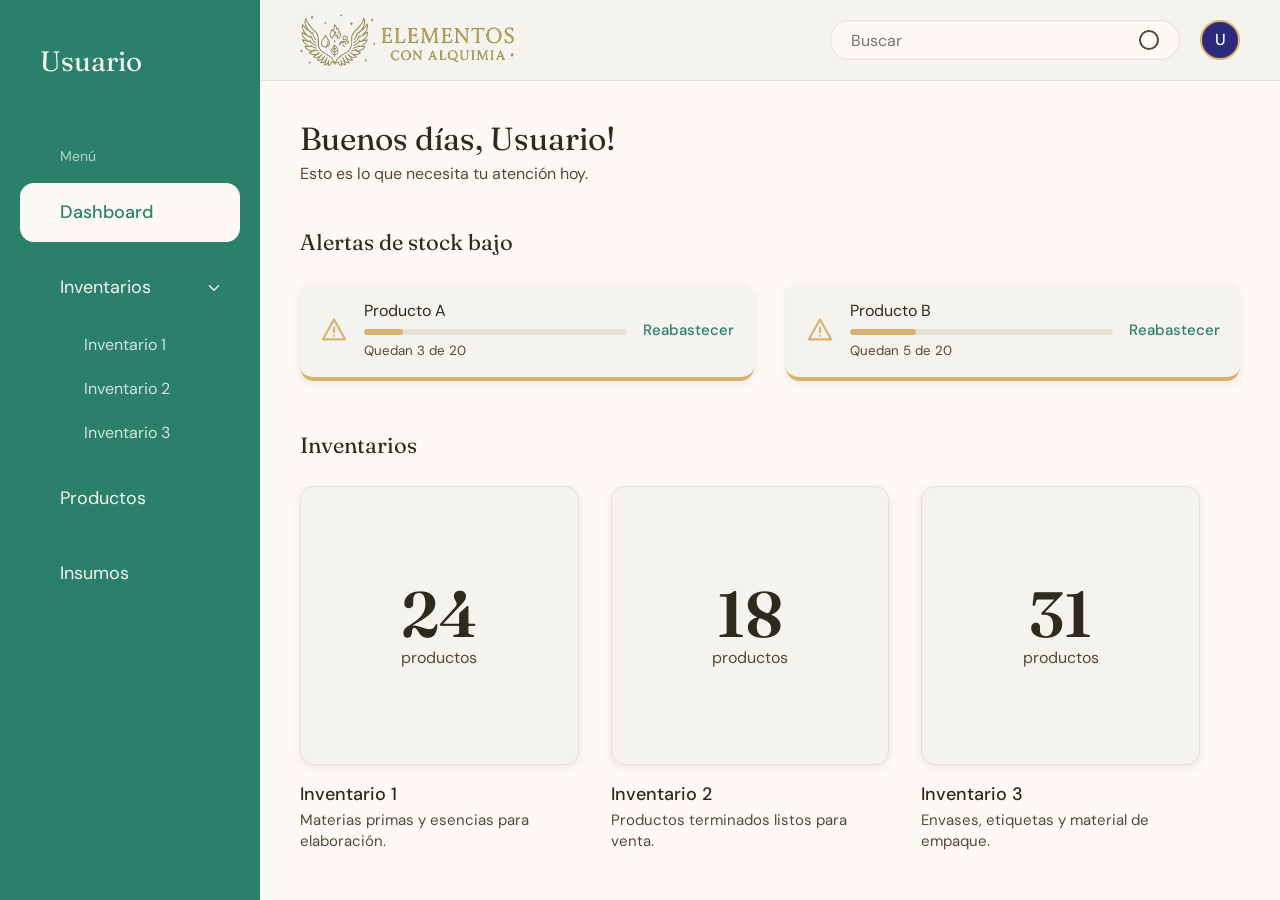
<file: index.html>
<!DOCTYPE html>
<html lang="es">
<head>
    <meta charset="UTF-8">
    <meta name="viewport" content="width=device-width, initial-scale=1.0">
    <title>Dashboard - Elementos con alquimia</title>
    <link rel="preconnect" href="https://fonts.googleapis.com">
    <link href="https://fonts.googleapis.com/css2?family=DM+Sans:wght@400;500&family=Fraunces:wght@400;600&display=swap" rel="stylesheet">
    <link rel="stylesheet" href="shared.css">

    <style>
        /* ===== Estilos propios de esta pantalla (el resto está en shared.css) ===== */

        button {
            cursor: pointer;
        }

        .greeting {
            font-family: 'Fraunces', Georgia, serif;
            font-size: 32px;
            font-weight: 400;
            line-height: 1.2;
        }

        .greeting-sub {
            color: var(--text-soft);
            margin: 4px 0 40px;
        }

        .section-title {
            font-family: 'Fraunces', Georgia, serif;
            font-size: 22px;
            font-weight: 400;
            margin-bottom: 24px;
        }

        /* ===== Alertas de stock bajo ===== */
        .alerts-grid {
            display: grid;
            grid-template-columns: repeat(2, 1fr);
            gap: 32px;
            margin-bottom: 48px;
        }

        .alert-card {
            background-color: var(--card);
            border-bottom: 4px solid var(--gold);
            border-radius: var(--radius);
            box-shadow: var(--shadow);
            min-height: 90px;
            width: 100%;
            padding: 16px 20px;
            display: flex;
            align-items: center;
            gap: 16px;
        }

        .alert-icon {
            width: 28px;
            height: 28px;
            flex-shrink: 0;
            color: var(--gold);
        }

        .alert-info {
            flex-grow: 1;
            display: flex;
            flex-direction: column;
            gap: 6px;
        }

        .alert-info small {
            color: var(--text-soft);
        }

        .alert-action {
            color: var(--green);
            font-weight: 500;
            font-size: 15px;
        }

        .alert-action:hover {
            text-decoration: underline;
        }

        .stock-bar {
            height: 6px;
            border-radius: 6px;
            background-color: var(--card-border);
            overflow: hidden;
        }

        .stock-bar span {
            display: block;
            height: 100%;
            border-radius: 6px;
            background-color: var(--green);
        }

        .stock-bar span.warn {
            background-color: var(--gold);
        }

        .inventory-item {
            display: flex;
            flex-direction: column;
            gap: 16px;
            outline: none;
        }

        /* Hover tipo seleccion*/
        .inventory-item:hover .inventory-card {
            background-color: var(--card-hover);
            border-color: var(--gold);
            box-shadow: 0 0 0 3px var(--gold);
            color: #d8b26e;
        }

        .empty {
            grid-column: 1 / -1;
            color: var(--text-soft);
        }

        /* ===== Movil o tablet ===== */
        @media (max-width: 900px) {
            .alerts-grid {
                grid-template-columns: 1fr;
            }
        }
    </style>
</head>
<body>

    <main class="content">
        <h2 class="greeting" id="saludo">Buenas tardes, Usuario!</h2>
        <p class="greeting-sub">Esto es lo que necesita tu atención hoy.</p>

        <h2 class="section-title">Alertas de stock bajo</h2>
        <div class="alerts-grid">
            <div class="alert-card">
                <svg class="alert-icon icon" viewBox="0 0 24 24"><path d="M12 3 2.5 20h19L12 3z"/><path d="M12 10v4M12 17v.01"/></svg>
                <div class="alert-info">
                    <span>Producto A</span>
                    <div class="stock-bar"><span class="warn" style="width: 15%"></span></div>
                    <small>Quedan 3 de 20</small>
                </div>
                <a href="productos.html" class="alert-action">Reabastecer</a>
            </div>
            <div class="alert-card">
                <svg class="alert-icon icon" viewBox="0 0 24 24"><path d="M12 3 2.5 20h19L12 3z"/><path d="M12 10v4M12 17v.01"/></svg>
                <div class="alert-info">
                    <span>Producto B</span>
                    <div class="stock-bar"><span class="warn" style="width: 25%"></span></div>
                    <small>Quedan 5 de 20</small>
                </div>
                <a href="productos.html" class="alert-action">Reabastecer</a>
            </div>
        </div>

        <h2 class="section-title">Inventarios</h2>
        <div class="inventories-grid" id="grid"></div>
    </main>

    <script src="shared.js"></script>
    <script>
        montarLayout({ activo: 'dashboard' });

        // Saludo según la hora del día
        const h = new Date().getHours();
        const saludo = h < 12 ? 'Buenos días' : h < 19 ? 'Buenas tardes' : 'Buenas noches';
        document.getElementById('saludo').textContent = saludo + ', Usuario!';

        // Solo se muestran los inventarios activos (los dados de baja no aparecen aquí)
        const activos = inventarios.filter(i => !i.baja);
        document.getElementById('grid').innerHTML = activos.length
            ? activos.map(i => cardHTML(i, 'a')).join('')
            : '<p class="empty">Aún no tienes inventarios activos. <a href="inventarios.html" class="link">Ir a Inventarios</a></p>';
    </script>

</body>
</html>
</file>
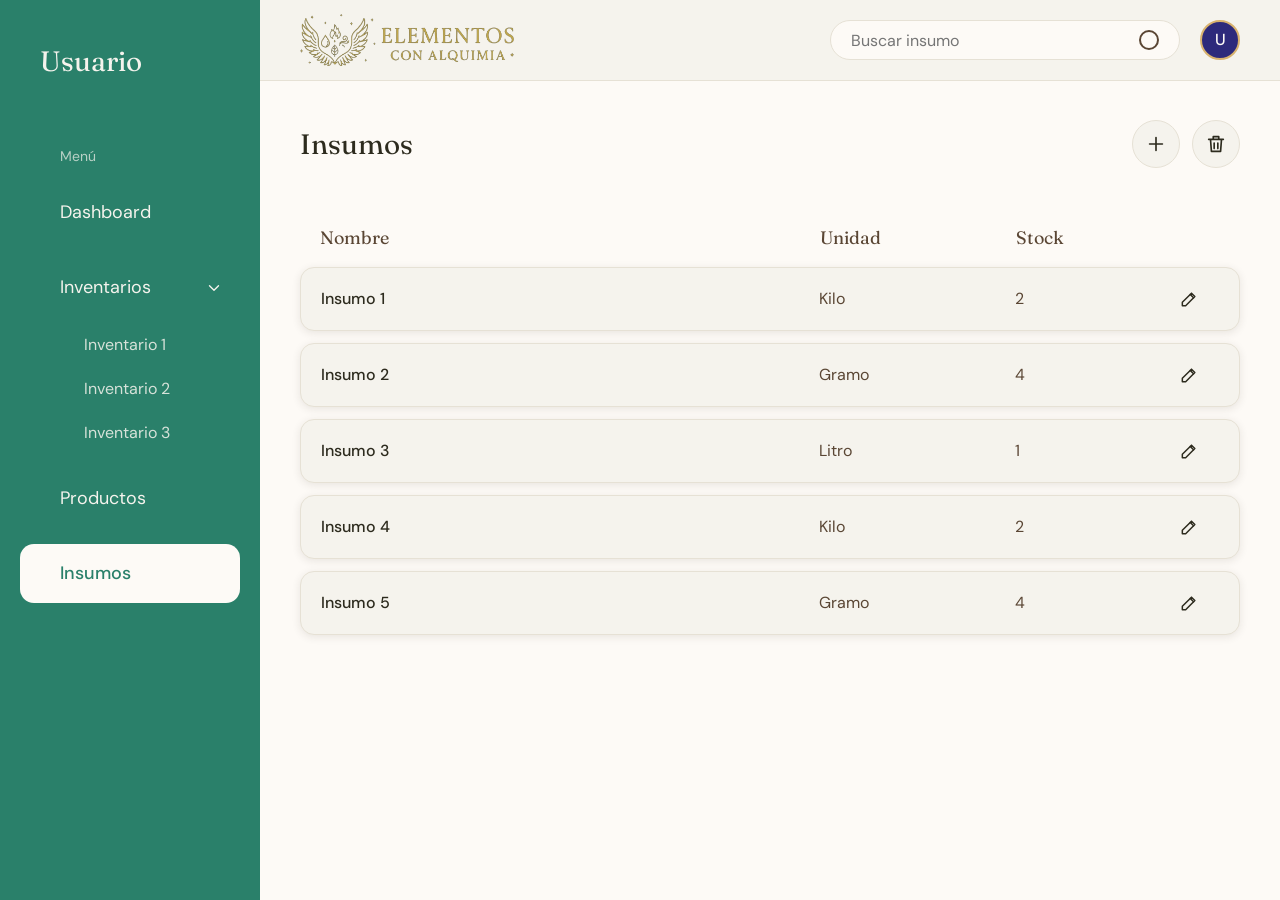
<file: insumos.html>
<!DOCTYPE html>
<html lang="es">
<head>
    <meta charset="UTF-8">
    <meta name="viewport" content="width=device-width, initial-scale=1.0">
    <title>Insumos - Elementos con alquimia</title>
    <link rel="preconnect" href="https://fonts.googleapis.com">
    <link href="https://fonts.googleapis.com/css2?family=DM+Sans:wght@400;500&family=Fraunces:wght@400;600&display=swap" rel="stylesheet">
    <link rel="stylesheet" href="shared.css">

    <style>
        /* ===== Estilos propios de esta pantalla (el resto está en shared.css) ===== */

        .hint {
            margin-bottom: 24px;
        }

        /* ===== Tabla de insumos ===== */
        .insumos-table {
            max-width: 1100px;
            display: flex;
            flex-direction: column;
            gap: 12px;
        }

        .insumo-head,
        .insumo-row {
            display: grid;
            grid-template-columns: 1fr 180px 140px 48px;
            align-items: center;
            gap: 16px;
            padding: 0 20px;
        }

        .insumo-head {
            color: var(--text-soft);
            font-family: 'Fraunces', Georgia, serif;
            font-size: 18px;
            padding-bottom: 4px;
        }

        .insumo-row {
            min-height: 64px;
            background-color: var(--card);
            border: 1px solid var(--card-border);
            border-radius: var(--radius);
            box-shadow: var(--shadow);
            transition: box-shadow .2s ease, background-color .2s ease, border-color .2s ease;
        }

        /* Hover tipo selección */
        .insumo-row:hover {
            background-color: var(--card-hover);
            border-color: var(--gold);
            box-shadow: 0 0 0 3px var(--gold);
        }

        .insumo-name {
            font-weight: 500;
            overflow-wrap: anywhere;
        }

        .insumo-name .badge {
            margin-left: 12px;
        }

        .insumo-unidad,
        .insumo-stock {
            color: var(--text-soft);
        }

        /* ===== Modo baja ===== */
        .baja-mode .insumo-row:not(.is-baja) {
            border-style: dashed;
            border-color: var(--text-soft);
        }

        .baja-mode .insumo-row {
            cursor: pointer;
        }

        .insumo-row.is-baja {
            opacity: .6;
            background-color: #cdc7b6;
            border-color: #b8b19c;
        }

        .empty {
            padding: 0 20px;
        }

        @media (max-width: 900px) {
            .insumo-head,
            .insumo-row {
                grid-template-columns: 1fr 110px 90px 40px;
                gap: 8px;
                padding: 0 12px;
            }
        }

        @media (max-width: 560px) {
            .insumo-name .badge {
                display: block;
                width: fit-content;
                margin: 4px 0 0;
            }
        }
    </style>
</head>
<body>

    <main class="content">
        <div class="page-header">
            <h2 class="section-title">Insumos</h2>
            <div class="header-actions">
                <button class="round-btn" id="btn-agregar" aria-label="Agregar insumo" title="Agregar insumo">
                    <svg class="icon" viewBox="0 0 24 24"><path d="M12 5v14M5 12h14"/></svg>
                </button>
                <button class="round-btn" id="btn-baja" aria-label="Dar de baja insumos" aria-pressed="false" title="Dar de baja insumos">
                    <svg class="icon" viewBox="0 0 24 24"><path d="M4 7h16M10 11v6M14 11v6M6 7l1 13h10l1-13M9 7V4h6v3"/></svg>
                </button>
            </div>
        </div>
        <p class="hint" id="hint"></p>

        <div class="insumos-table" id="tabla" role="table" aria-label="Insumos generales">
            <div class="insumo-head" role="row">
                <span role="columnheader">Nombre</span>
                <span role="columnheader">Unidad</span>
                <span role="columnheader">Stock</span>
                <span role="columnheader"></span>
            </div>
            <div id="filas" style="display: contents"></div>
        </div>
    </main>

    <dialog id="dlg">
        <form method="dialog" id="form-insumo">
            <h3 id="dlg-titulo">Nuevo insumo</h3>
            <label for="nombre">Nombre</label>
            <input id="nombre" type="text" maxlength="40" required autocomplete="off">
            <div class="field-row">
                <div>
                    <label for="unidad">Unidad</label>
                    <select id="unidad" required></select>
                </div>
                <div>
                    <label for="stock">Stock</label>
                    <input id="stock" type="number" min="0" step="any" required>
                </div>
            </div>
            <div class="dialog-actions">
                <button type="button" class="btn" id="cancelar">Cancelar</button>
                <button type="submit" class="btn btn-primary" id="dlg-guardar">Crear insumo</button>
            </div>
        </form>
    </dialog>

    <script src="shared.js"></script>
    <script>
        montarLayout({ activo: 'insumos', buscar: 'Buscar insumo' });

        // ===== Pantalla de insumos generales =====
        const KEY_INS = 'eca_insumos_v1';
        const SEED_INS = [
            { id: 1, nombre: 'Insumo 1', unidad: 'Kilo', stock: 2, baja: false },
            { id: 2, nombre: 'Insumo 2', unidad: 'Gramo', stock: 4, baja: false },
            { id: 3, nombre: 'Insumo 3', unidad: 'Litro', stock: 1, baja: false },
            { id: 4, nombre: 'Insumo 4', unidad: 'Kilo', stock: 2, baja: false },
            { id: 5, nombre: 'Insumo 5', unidad: 'Gramo', stock: 4, baja: false }
        ];
        let insumos = cargar(KEY_INS, SEED_INS);

        function guardarInsumos() {
            try { localStorage.setItem(KEY_INS, JSON.stringify(insumos)); } catch (e) {}
        }

        const UNIDADES = ['Kilo', 'Gramo', 'Litro', 'Mililitro', 'Pieza'];   // agrega las que necesites
        let modoBaja = false;
        let filtro = '';
        let editandoId = null;      // null = creando un insumo nuevo

        const filas = document.getElementById('filas');
        const tabla = document.getElementById('tabla');
        const hint = document.getElementById('hint');
        const btnBaja = document.getElementById('btn-baja');
        const dlg = document.getElementById('dlg');
        const selUnidad = document.getElementById('unidad');

        selUnidad.innerHTML = UNIDADES.map(u => `<option>${u}</option>`).join('');

        const iconoEditar = '<svg class="icon" viewBox="0 0 24 24"><path d="M4 20h4L19 9l-4-4L4 16v4z"/><path d="m13.5 6.5 4 4"/></svg>';
        const formatoStock = n => Number(n).toLocaleString('es-MX', { maximumFractionDigits: 2 });

        function filaHTML(i) {
            return `
                <div class="insumo-row${i.baja ? ' is-baja' : ''}" role="row" data-id="${i.id}">
                    <span class="insumo-name" role="cell">${esc(i.nombre)}${i.baja ? '<span class="badge">De baja</span>' : ''}</span>
                    <span class="insumo-unidad" role="cell">${esc(i.unidad)}</span>
                    <span class="insumo-stock" role="cell">${formatoStock(i.stock)}</span>
                    <span role="cell"><button class="edit-btn" aria-label="Editar ${esc(i.nombre)}" title="Editar">${iconoEditar}</button></span>
                </div>`;
        }

        function render() {
            tabla.classList.toggle('baja-mode', modoBaja);
            btnBaja.classList.toggle('active', modoBaja);
            btnBaja.setAttribute('aria-pressed', modoBaja);
            hint.textContent = modoBaja
                ? 'Modo baja: toca un insumo para darlo de baja. Si ya está de baja, tócalo para restablecerlo.'
                : '';

            const q = filtro.toLowerCase();
            let lista = insumos.filter(i => i.nombre.toLowerCase().includes(q));
            lista.sort((a, b) => a.nombre.localeCompare(b.nombre, 'es', { numeric: true }));
            lista = [...lista.filter(i => !i.baja), ...lista.filter(i => i.baja)]; // los de baja al final

            if (!lista.length) {
                filas.innerHTML = filtro
                    ? `<p class="empty">Ningún insumo coincide con "${esc(filtro)}".</p>`
                    : '<p class="empty">Aún no tienes insumos. Toca + para crear el primero.</p>';
            } else {
                filas.innerHTML = lista.map(filaHTML).join('');
            }
        }

        function actualizar() {
            guardarInsumos();
            render();
        }

        // Sin insumo = crear uno nuevo; con insumo = editarlo
        function abrirDialogo(i) {
            editandoId = i ? i.id : null;
            document.getElementById('form-insumo').reset();
            document.getElementById('dlg-titulo').textContent = i ? 'Editar insumo' : 'Nuevo insumo';
            document.getElementById('dlg-guardar').textContent = i ? 'Guardar cambios' : 'Crear insumo';
            if (i) {
                document.getElementById('nombre').value = i.nombre;
                if (!UNIDADES.includes(i.unidad)) selUnidad.add(new Option(i.unidad));
                selUnidad.value = i.unidad;
                document.getElementById('stock').value = i.stock;
            }
            dlg.showModal();
            document.getElementById('nombre').focus();
        }

        function darDeBaja(i) {
            i.baja = true;
            actualizar();
            toast('"' + i.nombre + '" se dio de baja.', () => { i.baja = false; actualizar(); });
        }

        function restablecer(i) {
            confirmar(
                '¿Restablecer este insumo?',
                '"' + i.nombre + '" volverá a estar activo.',
                'Restablecer',
                () => { i.baja = false; actualizar(); }
            );
        }

        filas.addEventListener('click', e => {
            const fila = e.target.closest('.insumo-row');
            if (!fila) return;
            const i = insumos.find(x => x.id === Number(fila.dataset.id));

            // En modo baja (o si ya está de baja) toda la fila responde
            if (i.baja || modoBaja) return i.baja ? restablecer(i) : darDeBaja(i);
            if (e.target.closest('.edit-btn')) abrirDialogo(i);
        });

        document.getElementById('btn-agregar').addEventListener('click', () => abrirDialogo());
        btnBaja.addEventListener('click', () => { modoBaja = !modoBaja; render(); });
        document.getElementById('cancelar').addEventListener('click', () => dlg.close());
        document.getElementById('buscar').addEventListener('input', e => { filtro = e.target.value.trim(); render(); });

        document.getElementById('form-insumo').addEventListener('submit', () => {
            const datos = {
                nombre: document.getElementById('nombre').value.trim(),
                unidad: selUnidad.value,
                stock: parseFloat(document.getElementById('stock').value)
            };
            if (!datos.nombre) return;

            if (editandoId !== null) {
                Object.assign(insumos.find(x => x.id === editandoId), datos);
            } else {
                const id = Math.max(0, ...insumos.map(x => x.id)) + 1;
                insumos.push({ id, ...datos, baja: false });
            }
            actualizar();
        });

        render();
    </script>

</body>
</html>
</file>
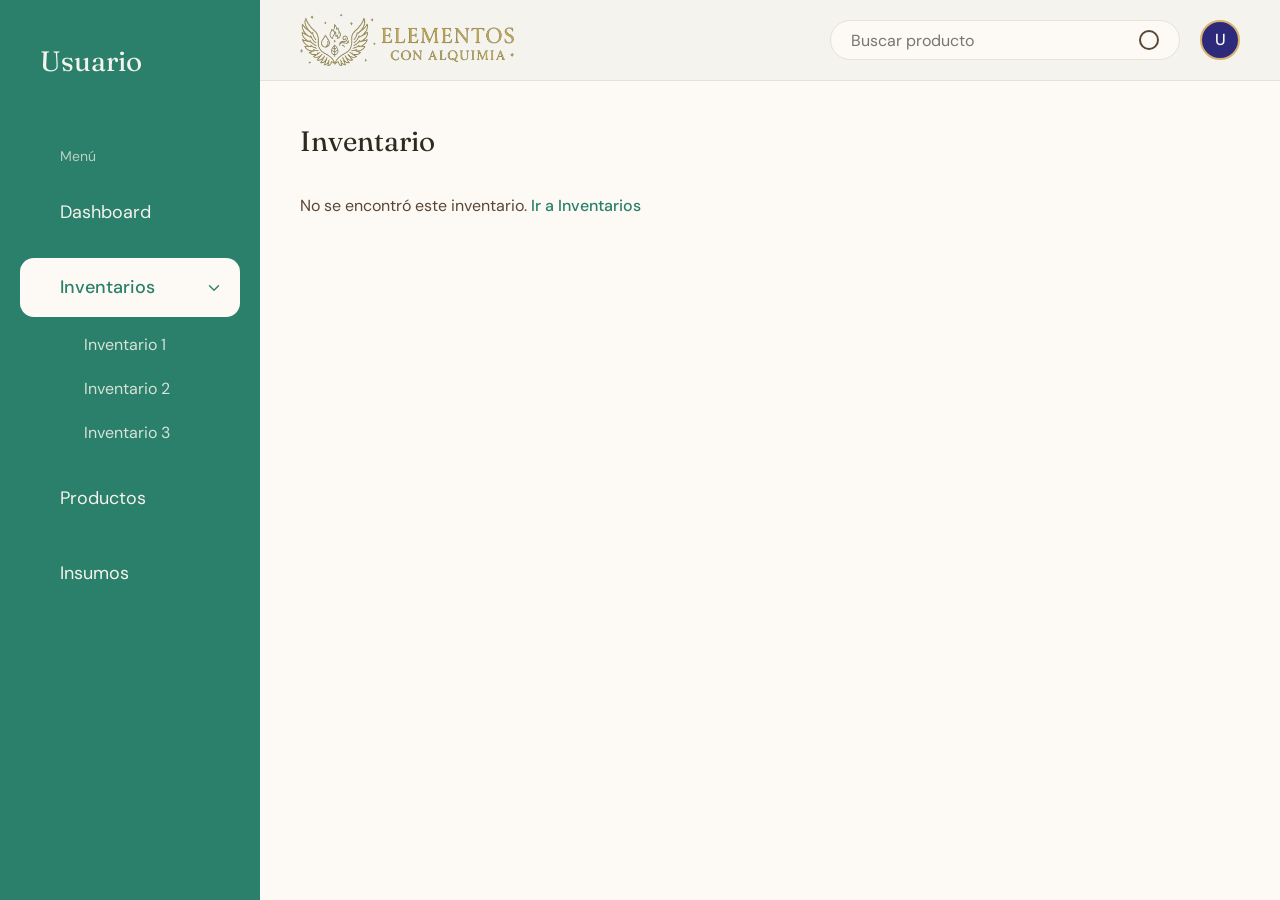
<file: inventario.html>
<!DOCTYPE html>
<html lang="es">
<head>
    <meta charset="UTF-8">
    <meta name="viewport" content="width=device-width, initial-scale=1.0">
    <title>Inventario - Elementos con alquimia</title>
    <link rel="preconnect" href="https://fonts.googleapis.com">
    <link href="https://fonts.googleapis.com/css2?family=DM+Sans:wght@400;500&family=Fraunces:wght@400;600&display=swap" rel="stylesheet">
    <link rel="stylesheet" href="shared.css">

    <style>
        /* ===== Estilos propios de esta pantalla (el resto está en shared.css) ===== */

        .inv-title {
            margin-bottom: 32px;
        }

        .sub-title {
            font-family: 'Fraunces', Georgia, serif;
            font-size: 22px;
            font-weight: 400;
        }
    </style>
</head>
<body>

    <main class="content">
        <h2 class="section-title inv-title" id="titulo">Inventario</h2>

        <p class="empty" id="no-encontrado" hidden>
            No se encontró este inventario. <a href="inventarios.html" class="link">Ir a Inventarios</a>
        </p>

        <section id="vista">
            <div class="page-header">
                <h3 class="sub-title">Productos</h3>
                <div class="header-actions">
                    <button class="round-btn" id="btn-agregar" aria-label="Agregar producto" title="Agregar producto">
                        <svg class="icon" viewBox="0 0 24 24"><path d="M12 5v14M5 12h14"/></svg>
                    </button>
                    <button class="round-btn" id="btn-baja" aria-label="Dar de baja productos" aria-pressed="false" title="Dar de baja productos">
                        <svg class="icon" viewBox="0 0 24 24"><path d="M4 7h16M10 11v6M14 11v6M6 7l1 13h10l1-13M9 7V4h6v3"/></svg>
                    </button>
                </div>
            </div>
            <p class="hint" id="hint"></p>

            <div class="products-grid" id="grid"></div>
        </section>
    </main>

    <dialog id="dlg">
        <form method="dialog" id="form-producto">
            <h3 id="dlg-titulo">Nuevo producto</h3>
            <label for="nombre">Nombre</label>
            <input id="nombre" type="text" maxlength="40" required autocomplete="off">
            <div class="field-row">
                <div>
                    <label for="precio">Precio (MXN)</label>
                    <input id="precio" type="number" min="0" step="0.01" required>
                </div>
                <div>
                    <label for="stock">Stock</label>
                    <input id="stock" type="number" min="0" step="1" required>
                </div>
            </div>
            <div class="dialog-actions">
                <button type="button" class="btn" id="cancelar">Cancelar</button>
                <button type="submit" class="btn btn-primary" id="dlg-guardar">Crear producto</button>
            </div>
        </form>
    </dialog>

    <script src="shared.js"></script>
    <script>
        // El inventario se abre con inventario.html?id=1
        const invId = Number(new URLSearchParams(location.search).get('id'));
        montarLayout({ activo: 'inventarios', buscar: 'Buscar producto', inventario: invId });

        const inv = inventarios.find(i => i.id === invId);

        if (!inv) {
            document.getElementById('titulo').textContent = 'Inventario';
            document.getElementById('vista').hidden = true;
            document.getElementById('no-encontrado').hidden = false;
        } else {
            iniciar();
        }

        function iniciar() {
            document.getElementById('titulo').textContent = inv.nombre;
            document.title = inv.nombre + ' - Elementos con alquimia';

            // Los productos que no tienen "inventarioId" (los creados en Productos) se muestran en este inventario
            const INV_POR_DEFECTO = 1;
            const pertenece = p => (p.inventarioId ?? INV_POR_DEFECTO) === inv.id;

            let productos = cargar(LS_PRODUCTOS, SEMILLA_PRODUCTOS);

            const STOCK_BAJO = 5;       // a partir de este número se marca "(bajo)"
            let modoBaja = false;
            let filtro = '';
            let editandoId = null;      // null = creando un producto nuevo

            const grid = document.getElementById('grid');
            const hint = document.getElementById('hint');
            const btnBaja = document.getElementById('btn-baja');
            const dlg = document.getElementById('dlg');

            const iconoProducto = '<svg class="icon" viewBox="0 0 24 24"><path d="M9 3h6M10 3v6l-5 10a2 2 0 0 0 1.8 3h10.4A2 2 0 0 0 19 19l-5-10V3"/><path d="M7.5 15h9"/></svg>';
            const iconoEditar = '<svg class="icon" viewBox="0 0 24 24"><path d="M4 20h4L19 9l-4-4L4 16v4z"/><path d="m13.5 6.5 4 4"/></svg>';

            const tarjetaNueva = `
                <button class="new-card" id="card-nuevo" aria-label="Nuevo producto">
                    <div class="new-circle"><svg class="icon" viewBox="0 0 24 24"><path d="M12 5v14M5 12h14"/></svg></div>
                </button>`;

            const formatoPrecio = p => '$' + Number(p).toLocaleString('es-MX', {
                minimumFractionDigits: p % 1 === 0 ? 0 : 2,
                maximumFractionDigits: 2
            }) + ' MXN';

            function cardProductoHTML(p) {
                const bajo = p.stock <= STOCK_BAJO;
                return `
                    <div class="product-card${p.baja ? ' is-baja' : ''}" data-id="${p.id}">
                        <div class="product-img">
                            ${p.baja ? '<span class="badge">De baja</span>' : ''}
                            ${iconoProducto}
                        </div>
                        <div class="product-info">
                            <div class="product-top">
                                <span class="product-name">${esc(p.nombre)}</span>
                                <button class="edit-btn" aria-label="Editar ${esc(p.nombre)}" title="Editar">${iconoEditar}</button>
                            </div>
                            <span class="product-price">${formatoPrecio(p.precio)}</span>
                            <span class="product-stock${bajo ? ' low' : ''}">Stock: ${p.stock}${bajo ? ' (bajo)' : ''}</span>
                            <a class="btn-insumos" href="producto-insumos.html?id=${p.id}">Insumos</a>
                        </div>
                    </div>`;
            }

            function render() {
                grid.classList.toggle('baja-mode', modoBaja);
                btnBaja.classList.toggle('active', modoBaja);
                btnBaja.setAttribute('aria-pressed', modoBaja);
                hint.textContent = modoBaja
                    ? 'Modo baja: toca un producto para darlo de baja. Si ya está de baja, tócalo para restablecerlo.'
                    : '';

                const q = filtro.toLowerCase();
                let lista = productos.filter(p => pertenece(p) && p.nombre.toLowerCase().includes(q));
                lista.sort((a, b) => a.nombre.localeCompare(b.nombre, 'es', { numeric: true }));
                lista = [...lista.filter(p => !p.baja), ...lista.filter(p => p.baja)]; // los de baja al final

                let vacio = '';
                if (!lista.length) {
                    vacio = filtro
                        ? `<p class="empty">Ningún producto coincide con "${esc(filtro)}".</p>`
                        : '<p class="empty">Este inventario aún no tiene productos. Crea el primero.</p>';
                }
                grid.innerHTML = vacio + lista.map(cardProductoHTML).join('') + tarjetaNueva;
            }

            function actualizar() {
                guardarLS(LS_PRODUCTOS, productos);
                // Mantiene al día el número de productos que se ve en las cards de Inventarios y Dashboard
                inv.productos = productos.filter(p => pertenece(p) && !p.baja).length;
                guardar();
                render();
            }

            // Sin producto = crear uno nuevo; con producto = editarlo
            function abrirDialogo(p) {
                editandoId = p ? p.id : null;
                document.getElementById('form-producto').reset();
                document.getElementById('dlg-titulo').textContent = p ? 'Editar producto' : 'Nuevo producto';
                document.getElementById('dlg-guardar').textContent = p ? 'Guardar cambios' : 'Crear producto';
                if (p) {
                    document.getElementById('nombre').value = p.nombre;
                    document.getElementById('precio').value = p.precio;
                    document.getElementById('stock').value = p.stock;
                }
                dlg.showModal();
                document.getElementById('nombre').focus();
            }

            function darDeBaja(p) {
                p.baja = true;
                actualizar();
                toast('"' + p.nombre + '" se dio de baja.', () => { p.baja = false; actualizar(); });
            }

            function restablecer(p) {
                confirmar(
                    '¿Restablecer este producto?',
                    '"' + p.nombre + '" volverá a estar activo.',
                    'Restablecer',
                    () => { p.baja = false; actualizar(); }
                );
            }

            grid.addEventListener('click', e => {
                if (e.target.closest('#card-nuevo')) return abrirDialogo();

                const card = e.target.closest('.product-card');
                if (!card) return;
                const p = productos.find(x => x.id === Number(card.dataset.id));

                // En modo baja (o si ya está de baja) toda la card responde y los enlaces no navegan
                if (p.baja || modoBaja) {
                    e.preventDefault();
                    return p.baja ? restablecer(p) : darDeBaja(p);
                }
                if (e.target.closest('.edit-btn')) abrirDialogo(p);
            });

            document.getElementById('btn-agregar').addEventListener('click', () => abrirDialogo());
            btnBaja.addEventListener('click', () => { modoBaja = !modoBaja; render(); });
            document.getElementById('cancelar').addEventListener('click', () => dlg.close());
            document.getElementById('buscar').addEventListener('input', e => { filtro = e.target.value.trim(); render(); });

            document.getElementById('form-producto').addEventListener('submit', () => {
                const datos = {
                    nombre: document.getElementById('nombre').value.trim(),
                    precio: parseFloat(document.getElementById('precio').value),
                    stock: parseInt(document.getElementById('stock').value, 10)
                };
                if (!datos.nombre) return;

                if (editandoId !== null) {
                    Object.assign(productos.find(x => x.id === editandoId), datos);
                } else {
                    const id = Math.max(0, ...productos.map(x => x.id)) + 1;
                    productos.push({ id, ...datos, inventarioId: inv.id, baja: false });
                }
                actualizar();
            });

            render();
        }
    </script>

</body>
</html>
</file>
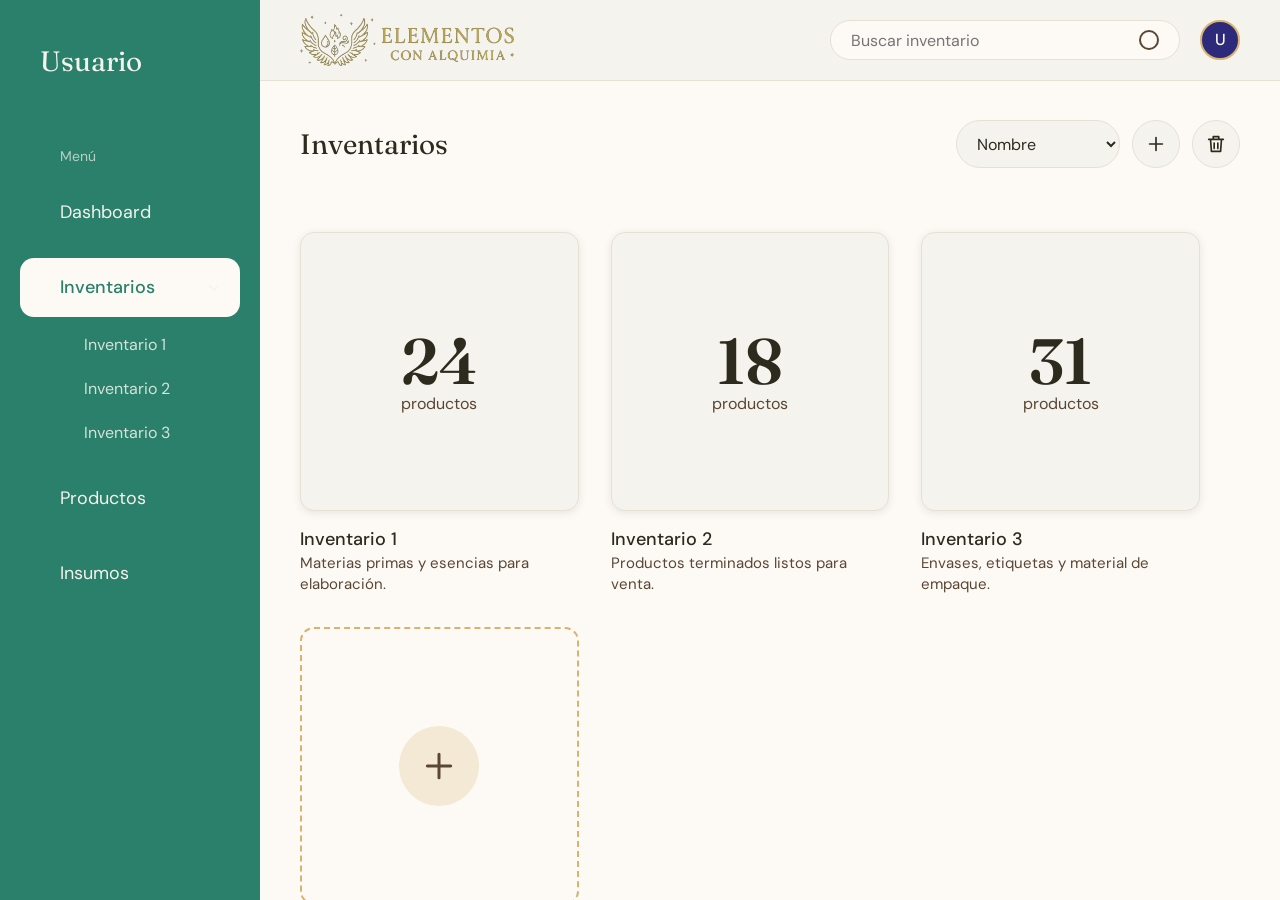
<file: inventarios.html>
<!DOCTYPE html>
<html lang="es">
<head>
    <meta charset="UTF-8">
    <meta name="viewport" content="width=device-width, initial-scale=1.0">
    <title>Inventarios - Elementos con alquimia</title>
    <link rel="preconnect" href="https://fonts.googleapis.com">
    <link href="https://fonts.googleapis.com/css2?family=DM+Sans:wght@400;500&family=Fraunces:wght@400;600&display=swap" rel="stylesheet">
    <link rel="stylesheet" href="shared.css">

    <style>
        /* ===== Estilos propios de esta pantalla (el resto está en shared.css) ===== */

        button,
        select,
        input,
        textarea {
            font-family: inherit;
            font-size: inherit;
            color: inherit;
        }

        button {
            cursor: pointer;
        }

        .nav-item.active + .nav-toggle {
            color: var(--active-text);
        }

        .section-title {
            font-family: 'Fraunces', Georgia, serif;
            font-size: 28px;
            font-weight: 400;
        }

        .select {
            height: 48px;
            padding: 0 16px;
            border-radius: 30px;
            border: 1px solid var(--card-border);
            background-color: var(--card);
        }

        .hint {
            color: var(--text-soft);
            min-height: 24px;
            margin-bottom: 32px;
        }

        .inventory-item {
            display: flex;
            flex-direction: column;
            gap: 16px;
            text-align: left;
            background: none;
            border: none;
            outline: none;
        }

        /* Hover tipo seleccion */
        .inventory-item:hover .inventory-card {
            background-color: var(--card-hover);
            border-color: var(--gold);
            box-shadow: 0 0 0 3px var(--gold);
            color: var(--gold);
        }

        /* ===== Modo baja ===== */
        .baja-mode .inventory-item:not(.is-baja):not(.new-card) .inventory-card {
            border-style: dashed;
            border-color: var(--text-soft);
        }

        .is-baja {
            opacity: .6;
        }

        .is-baja .inventory-card {
            background-color: #cdc7b6;
            border-color: #b8b19c;
        }

        .is-baja .card-number,
        .is-baja .card-label {
            color: var(--text);
        }

        .badge {
            position: absolute;
            top: 14px;
            left: 14px;
            padding: 2px 12px;
            border-radius: 30px;
            background-color: var(--dark);
            color: #f5f3ed;
            font-size: 13px;
            font-weight: 500;
        }

        /* ===== Card Nuevo inventari ===== */
        .new-card .inventory-card {
            border: 2px dashed var(--gold);
            background-color: transparent;
            box-shadow: none;
        }

        .new-card:hover .inventory-card {
            background-color: var(--card-hover);
            box-shadow: 0 0 0 3px var(--gold);
        }

        .new-circle {
            width: 80px;
            height: 80px;
            border-radius: 50%;
            background-color: rgba(216, 178, 110, .25);
            color: var(--text-soft);
            display: flex;
            align-items: center;
            justify-content: center;
        }

        .new-circle svg {
            width: 40px;
            height: 40px;
        }

        .empty {
            grid-column: 1 / -1;
            color: var(--text-soft);
        }

        dialog input,
        dialog textarea {
            width: 100%;
            padding: 10px 16px;
            background-color: var(--bg);
            border: 1px solid var(--card-border);
            border-radius: var(--radius);
            resize: none;
        }

        .btn {
            height: 44px;
            padding: 0 24px;
            border-radius: 30px;
            border: 1px solid var(--card-border);
            background-color: var(--card);
            font-weight: 500;
        }

        /* ===== movil o tablet ===== */
        @media (max-width: 900px) {
            .page-header {
                flex-wrap: wrap;
            }
        }
    </style>
</head>
<body>

    <main class="content">
        <div class="page-header">
            <h2 class="section-title">Inventarios</h2>
            <div class="header-actions">
                <select class="select" id="orden" aria-label="Ordenar inventarios">
                    <option value="nombre">Nombre</option>
                    <option value="productos">Más productos</option>
                    <option value="recientes">Más recientes</option>
                </select>
                <button class="round-btn" id="btn-agregar" aria-label="Agregar inventario" title="Agregar inventario">
                    <svg class="icon" viewBox="0 0 24 24"><path d="M12 5v14M5 12h14"/></svg>
                </button>
                <button class="round-btn" id="btn-baja" aria-label="Dar de baja inventarios" aria-pressed="false" title="Dar de baja inventarios">
                    <svg class="icon" viewBox="0 0 24 24"><path d="M4 7h16M10 11v6M14 11v6M6 7l1 13h10l1-13M9 7V4h6v3"/></svg>
                </button>
            </div>
        </div>
        <p class="hint" id="hint"></p>

        <div class="inventories-grid" id="grid"></div>
    </main>

    <dialog id="dlg">
        <form method="dialog" id="form-nuevo">
            <h3>Nuevo inventario</h3>
            <label for="nombre">Nombre</label>
            <input id="nombre" type="text" maxlength="40" required autocomplete="off">
            <label for="descripcion">Descripción</label>
            <textarea id="descripcion" rows="3" maxlength="90" placeholder="Escribe una descripción para este inventario"></textarea>
            <div class="dialog-actions">
                <button type="button" class="btn" id="cancelar">Cancelar</button>
                <button type="submit" class="btn btn-primary">Crear inventario</button>
            </div>
        </form>
    </dialog>

    <script src="shared.js"></script>
    <script>
        montarLayout({ activo: 'inventarios', buscar: 'Buscar inventario' });

        let modoBaja = false;
        let filtro = '';
        let orden = 'nombre';

        const grid = document.getElementById('grid');
        const hint = document.getElementById('hint');
        const btnBaja = document.getElementById('btn-baja');
        const dlg = document.getElementById('dlg');

        const tarjetaNueva = `
            <button class="inventory-item new-card" id="card-nuevo">
                <div class="inventory-card">
                    <div class="new-circle"><svg class="icon" viewBox="0 0 24 24"><path d="M12 5v14M5 12h14"/></svg></div>
                </div>
                <div class="inventory-text"><span class="inventory-name">Nuevo inventario</span></div>
            </button>`;

        function render() {
            grid.classList.toggle('baja-mode', modoBaja);
            btnBaja.classList.toggle('active', modoBaja);
            btnBaja.setAttribute('aria-pressed', modoBaja);
            hint.textContent = modoBaja
                ? 'Modo baja: toca un inventario para darlo de baja. Si ya está de baja, tócalo para restablecerlo.'
                : '';

            const q = filtro.toLowerCase();
            let lista = inventarios.filter(i => (i.nombre + ' ' + i.descripcion).toLowerCase().includes(q));
            lista.sort((a, b) =>
                orden === 'productos' ? b.productos - a.productos :
                orden === 'recientes' ? b.id - a.id :
                a.nombre.localeCompare(b.nombre, 'es', { numeric: true }));
            lista = [...lista.filter(i => !i.baja), ...lista.filter(i => i.baja)]; // los de baja al final

            let vacio = '';
            if (!lista.length) {
                vacio = filtro
                    ? `<p class="empty">Ningún inventario coincide con "${esc(filtro)}".</p>`
                    : '<p class="empty">Aún no tienes inventarios. Crea el primero.</p>';
            }
            grid.innerHTML = vacio + lista.map(i => cardHTML(i, 'button')).join('') + tarjetaNueva;
        }

        function actualizar() {
            guardar('inventarios');
            renderSidebar();
            render();
        }

        function abrirDialogo() {
            document.getElementById('form-nuevo').reset();
            dlg.showModal();
            document.getElementById('nombre').focus();
        }

        function darDeBaja(inv) {
            inv.baja = true;
            actualizar();
            toast('"' + inv.nombre + '" se dio de baja.', () => { inv.baja = false; actualizar(); });
        }

        function restablecer(inv) {
            confirmar(
                '¿Restablecer este inventario?',
                '"' + inv.nombre + '" volverá a estar activo y se mostrará en el menú y en el dashboard.',
                'Restablecer',
                () => { inv.baja = false; actualizar(); }
            );
        }

        grid.addEventListener('click', e => {
            const item = e.target.closest('.inventory-item');
            if (!item) return;
            if (item.id === 'card-nuevo') return abrirDialogo();

            const inv = inventarios.find(i => i.id === Number(item.dataset.id));
            if (inv.baja) restablecer(inv);
            else if (modoBaja) darDeBaja(inv);
            else window.location.href = 'inventario.html?id=' + inv.id;
        });

        document.getElementById('btn-agregar').addEventListener('click', abrirDialogo);
        btnBaja.addEventListener('click', () => { modoBaja = !modoBaja; render(); });
        document.getElementById('cancelar').addEventListener('click', () => dlg.close());
        document.getElementById('buscar').addEventListener('input', e => { filtro = e.target.value.trim(); render(); });
        document.getElementById('orden').addEventListener('change', e => { orden = e.target.value; render(); });

        document.getElementById('form-nuevo').addEventListener('submit', () => {
            const nombre = document.getElementById('nombre').value.trim();
            if (!nombre) return;
            const id = Math.max(0, ...inventarios.map(i => i.id)) + 1;
            inventarios.push({
                id, nombre, productos: 0, baja: false,
                descripcion: document.getElementById('descripcion').value.trim()
            });
            actualizar();
        });

        render();
    </script>

</body>
</html>
</file>
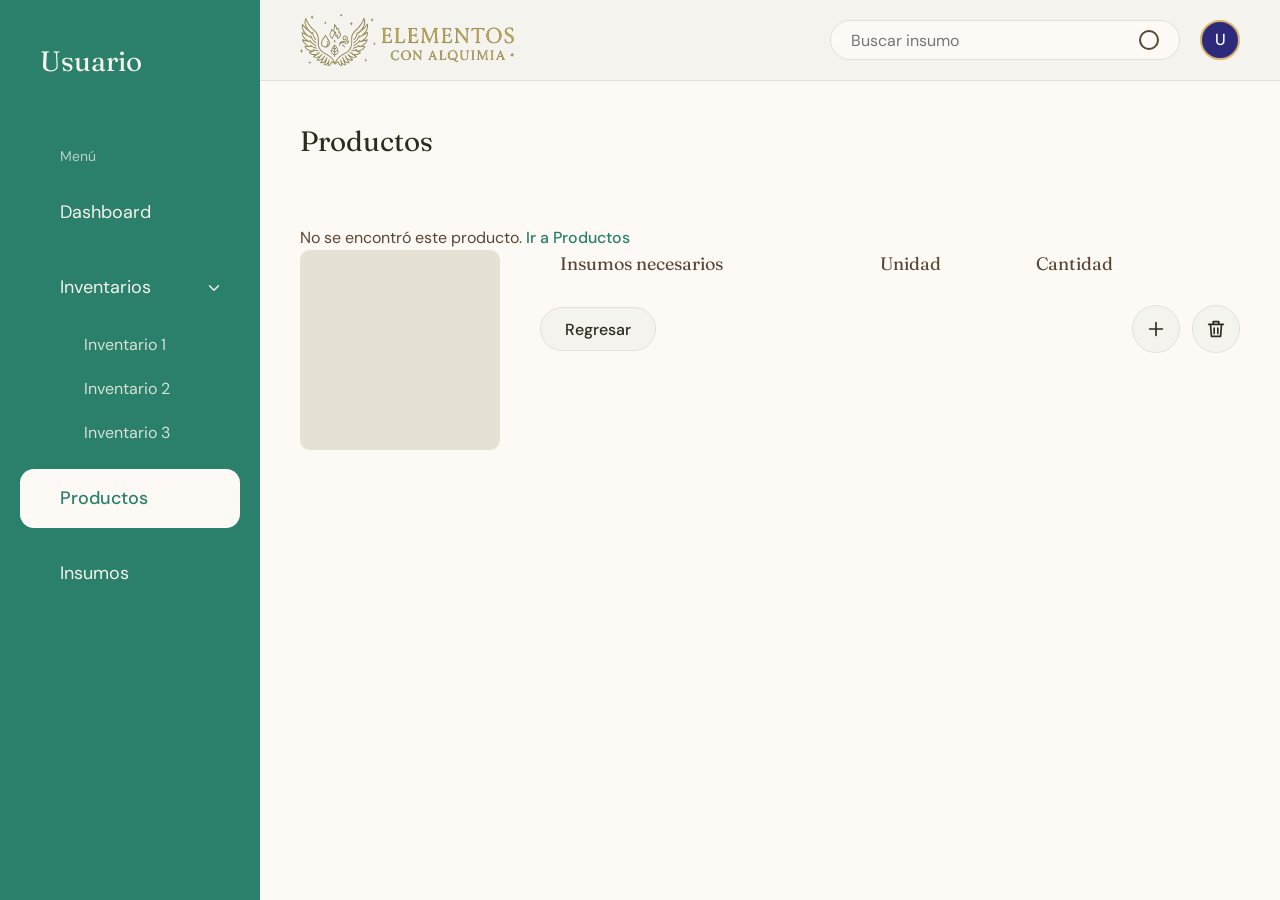
<file: producto-insumos.html>
<!DOCTYPE html>
<html lang="es">
<head>
    <meta charset="UTF-8">
    <meta name="viewport" content="width=device-width, initial-scale=1.0">
    <title>Insumos del producto - Elementos con alquimia</title>
    <link rel="preconnect" href="https://fonts.googleapis.com">
    <link href="https://fonts.googleapis.com/css2?family=DM+Sans:wght@400;500&family=Fraunces:wght@400;600&display=swap" rel="stylesheet">
    <link rel="stylesheet" href="shared.css">

    <style>
        /* ===== Estilos propios de esta pantalla (el resto está en shared.css) ===== */

        .section-title {
            margin-bottom: 8px;
        }

        .detalle {
            display: grid;
            grid-template-columns: 200px minmax(0, 1fr);
            gap: 40px;
            max-width: 1100px;
            align-items: start;
        }

        /* ===== Columna del producto ===== */
        .detalle-prod {
            display: flex;
            flex-direction: column;
            gap: 4px;
        }

        .detalle-prod .product-img {
            margin-bottom: 12px;
        }

        .detalle-nombre {
            font-size: 18px;
            font-weight: 500;
            overflow-wrap: anywhere;
        }

        .detalle-prod .product-stock {
            margin-top: 4px;
        }

        /* ===== Tabla de insumos necesarios ===== */
        .receta {
            display: flex;
            flex-direction: column;
            gap: 12px;
            min-width: 0;
        }

        .receta-head,
        .receta-row {
            display: grid;
            grid-template-columns: 1fr 140px 120px 48px;
            align-items: center;
            gap: 16px;
            padding: 0 20px;
        }

        .receta-head {
            color: var(--text-soft);
            font-family: 'Fraunces', Georgia, serif;
            font-size: 18px;
            padding-bottom: 4px;
        }

        .receta-row {
            min-height: 64px;
            background-color: var(--card);
            border: 1px solid var(--card-border);
            border-radius: var(--radius);
            box-shadow: var(--shadow);
            transition: box-shadow .2s ease, background-color .2s ease, border-color .2s ease;
        }

        /* Hover tipo selección */
        .receta-row:hover {
            background-color: var(--card-hover);
            border-color: var(--gold);
            box-shadow: 0 0 0 3px var(--gold);
        }

        .receta-name {
            font-weight: 500;
            overflow-wrap: anywhere;
        }

        .receta-name .badge {
            margin-left: 12px;
        }

        .receta-unidad,
        .receta-cant {
            color: var(--text-soft);
        }

        .receta-actions {
            display: flex;
            align-items: center;
            justify-content: space-between;
            gap: 12px;
            margin-top: 12px;
        }

        /* ===== Modo baja ===== */
        .baja-mode .receta-row:not(.is-baja) {
            border-style: dashed;
            border-color: var(--text-soft);
        }

        .baja-mode .receta-row {
            cursor: pointer;
        }

        .receta-row.is-baja {
            opacity: .6;
            background-color: #cdc7b6;
            border-color: #b8b19c;
        }

        .receta .empty {
            padding: 0 20px;
        }

        @media (max-width: 900px) {
            .detalle {
                grid-template-columns: 1fr;
                gap: 24px;
            }

            .detalle-prod {
                max-width: 200px;
            }

            .receta-head,
            .receta-row {
                grid-template-columns: 1fr 90px 80px 40px;
                gap: 8px;
                padding: 0 12px;
            }
        }

        @media (max-width: 560px) {
            .receta-name .badge {
                display: block;
                width: fit-content;
                margin: 4px 0 0;
            }
        }
    </style>
</head>
<body>

    <main class="content">
        <h2 class="section-title">Productos</h2>
        <p class="hint" id="hint"></p>

        <p class="empty" id="no-encontrado" hidden>
            No se encontró este producto. <a href="productos.html" class="link">Ir a Productos</a>
        </p>

        <div class="detalle" id="detalle">
            <aside class="detalle-prod">
                <div class="product-img" id="p-img"></div>
                <span class="detalle-nombre" id="p-nombre"></span>
                <span class="product-price" id="p-precio"></span>
                <span class="product-stock" id="p-stock"></span>
            </aside>

            <section class="receta" id="receta">
                <div class="receta-head" aria-hidden="true">
                    <span>Insumos necesarios</span>
                    <span>Unidad</span>
                    <span>Cantidad</span>
                    <span></span>
                </div>
                <div id="filas" style="display: contents"></div>

                <div class="receta-actions">
                    <button type="button" class="btn" id="regresar">Regresar</button>
                    <div class="header-actions">
                        <button class="round-btn" id="btn-agregar" aria-label="Agregar insumo" title="Agregar insumo">
                            <svg class="icon" viewBox="0 0 24 24"><path d="M12 5v14M5 12h14"/></svg>
                        </button>
                        <button class="round-btn" id="btn-baja" aria-label="Dar de baja insumos" aria-pressed="false" title="Dar de baja insumos">
                            <svg class="icon" viewBox="0 0 24 24"><path d="M4 7h16M10 11v6M14 11v6M6 7l1 13h10l1-13M9 7V4h6v3"/></svg>
                        </button>
                    </div>
                </div>
            </section>
        </div>
    </main>

    <dialog id="dlg">
        <form method="dialog" id="form-receta">
            <h3 id="dlg-titulo">Agregar insumo</h3>
            <div class="field-row">
                <div>
                    <label for="insumo">Insumo</label>
                    <select id="insumo" required></select>
                </div>
                <div>
                    <label for="cantidad">Cantidad</label>
                    <input id="cantidad" type="number" min="0.01" step="any" required>
                </div>
            </div>
            <p class="dlg-text" id="dlg-aviso" hidden>No hay más insumos disponibles. Agrégalos primero en la pantalla Insumos.</p>
            <div class="dialog-actions">
                <button type="button" class="btn" id="cancelar">Cancelar</button>
                <button type="submit" class="btn btn-primary" id="dlg-guardar">Agregar</button>
            </div>
        </form>
    </dialog>

    <script src="shared.js"></script>
    <script>
        // El producto se abre con producto-insumos.html?id=1
        const params = new URLSearchParams(location.search);
        const prodId = Number(params.get('id') ?? params.get('producto'));

        montarLayout({ activo: 'productos', buscar: 'Buscar insumo' });

        const productos = cargar(LS_PRODUCTOS, SEMILLA_PRODUCTOS);
        const insumos = cargar(LS_INSUMOS, SEMILLA_INSUMOS);
        const recetas = cargar(LS_RECETAS, SEMILLA_RECETAS);
        const producto = productos.find(p => p.id === prodId);

        if (!producto) {
            document.getElementById('detalle').hidden = true;
            document.getElementById('no-encontrado').hidden = false;
        } else {
            iniciar();
        }

        function iniciar() {
            if (!recetas[prodId]) recetas[prodId] = [];
            const lineas = recetas[prodId];

            const STOCK_BAJO = 5;
            let modoBaja = false;
            let filtro = '';
            let editandoId = null;      // null = agregando un insumo nuevo a la receta

            const filas = document.getElementById('filas');
            const receta = document.getElementById('receta');
            const hint = document.getElementById('hint');
            const btnBaja = document.getElementById('btn-baja');
            const dlg = document.getElementById('dlg');
            const selInsumo = document.getElementById('insumo');
            const inputCant = document.getElementById('cantidad');
            const aviso = document.getElementById('dlg-aviso');
            const btnGuardar = document.getElementById('dlg-guardar');

            const iconoProducto = '<svg class="icon" viewBox="0 0 24 24"><path d="M9 3h6M10 3v6l-5 10a2 2 0 0 0 1.8 3h10.4A2 2 0 0 0 19 19l-5-10V3"/><path d="M7.5 15h9"/></svg>';
            const iconoEditar = '<svg class="icon" viewBox="0 0 24 24"><path d="M4 20h4L19 9l-4-4L4 16v4z"/><path d="m13.5 6.5 4 4"/></svg>';
            const formatoNum = n => Number(n).toLocaleString('es-MX', { maximumFractionDigits: 2 });
            const formatoPrecio = p => '$' + Number(p).toLocaleString('es-MX', {
                minimumFractionDigits: p % 1 === 0 ? 0 : 2,
                maximumFractionDigits: 2
            }) + ' MXN';
            const insumoPorId = id => insumos.find(i => i.id === id);

            // ----- Datos del producto -----
            document.title = producto.nombre + ' · Insumos - Elementos con alquimia';
            document.getElementById('p-img').innerHTML = (producto.baja ? '<span class="badge">De baja</span>' : '') + iconoProducto;
            document.getElementById('p-nombre').textContent = producto.nombre;
            document.getElementById('p-precio').textContent = formatoPrecio(producto.precio);
            const bajoStock = producto.stock <= STOCK_BAJO;
            const pStock = document.getElementById('p-stock');
            pStock.textContent = 'Stock: ' + producto.stock + (bajoStock ? ' (bajo)' : '');
            pStock.classList.toggle('low', bajoStock);

            // ----- Tabla -----
            function filaHTML(l) {
                const ins = insumoPorId(l.insumoId);
                return `
                    <div class="receta-row${l.baja ? ' is-baja' : ''}" data-id="${l.id}">
                        <span class="receta-name">${esc(ins ? ins.nombre : 'Insumo eliminado')}${l.baja ? '<span class="badge">De baja</span>' : ''}</span>
                        <span class="receta-unidad">${esc(ins ? ins.unidad : '—')}</span>
                        <span class="receta-cant">${formatoNum(l.cantidad)}</span>
                        <span><button class="edit-btn" aria-label="Editar ${esc(ins ? ins.nombre : 'insumo')}" title="Editar">${iconoEditar}</button></span>
                    </div>`;
            }

            const nombreDe = l => { const i = insumoPorId(l.insumoId); return i ? i.nombre : ''; };

            function render() {
                receta.classList.toggle('baja-mode', modoBaja);
                btnBaja.classList.toggle('active', modoBaja);
                btnBaja.setAttribute('aria-pressed', modoBaja);
                hint.textContent = modoBaja
                    ? 'Modo baja: toca un insumo para darlo de baja. Si ya está de baja, tócalo para restablecerlo.'
                    : '';

                const q = filtro.toLowerCase();
                let lista = lineas.filter(l => nombreDe(l).toLowerCase().includes(q));
                lista.sort((a, b) => nombreDe(a).localeCompare(nombreDe(b), 'es', { numeric: true }));
                lista = [...lista.filter(l => !l.baja), ...lista.filter(l => l.baja)]; // los de baja al final

                if (!lista.length) {
                    filas.innerHTML = filtro
                        ? `<p class="empty">Ningún insumo coincide con "${esc(filtro)}".</p>`
                        : '<p class="empty">Este producto aún no tiene insumos. Toca + para agregar el primero.</p>';
                } else {
                    filas.innerHTML = lista.map(filaHTML).join('');
                }
            }

            function actualizar() {
                guardarLS(LS_RECETAS, recetas);
                render();
            }

            // Sin línea = agregar insumo; con línea = editarla
            function abrirDialogo(l) {
                editandoId = l ? l.id : null;
                document.getElementById('form-receta').reset();
                document.getElementById('dlg-titulo').textContent = l ? 'Editar insumo' : 'Agregar insumo';
                btnGuardar.textContent = l ? 'Guardar cambios' : 'Agregar';

                // Solo insumos activos que aún no están en la receta (más el que se está editando)
                const usados = new Set(lineas.filter(x => !l || x.id !== l.id).map(x => x.insumoId));
                const disponibles = insumos.filter(i => (!i.baja && !usados.has(i.id)) || (l && i.id === l.insumoId));
                selInsumo.innerHTML = disponibles
                    .map(i => `<option value="${i.id}">${esc(i.nombre)} (${esc(i.unidad)})</option>`)
                    .join('');

                aviso.hidden = disponibles.length > 0;
                btnGuardar.disabled = disponibles.length === 0;

                if (l) {
                    selInsumo.value = l.insumoId;
                    inputCant.value = l.cantidad;
                }
                dlg.showModal();
                (disponibles.length ? selInsumo : document.getElementById('cancelar')).focus();
            }

            function darDeBaja(l) {
                l.baja = true;
                actualizar();
                toast('"' + (nombreDe(l) || 'Insumo') + '" se dio de baja.', () => { l.baja = false; actualizar(); });
            }

            function restablecer(l) {
                confirmar(
                    '¿Restablecer este insumo?',
                    '"' + (nombreDe(l) || 'Insumo') + '" volverá a estar activo en este producto.',
                    'Restablecer',
                    () => { l.baja = false; actualizar(); }
                );
            }

            filas.addEventListener('click', e => {
                const fila = e.target.closest('.receta-row');
                if (!fila) return;
                const l = lineas.find(x => x.id === Number(fila.dataset.id));

                // En modo baja (o si ya está de baja) toda la fila responde
                if (l.baja || modoBaja) return l.baja ? restablecer(l) : darDeBaja(l);
                if (e.target.closest('.edit-btn')) abrirDialogo(l);
            });

            document.getElementById('btn-agregar').addEventListener('click', () => abrirDialogo());
            btnBaja.addEventListener('click', () => { modoBaja = !modoBaja; render(); });
            document.getElementById('cancelar').addEventListener('click', () => dlg.close());
            document.getElementById('buscar').addEventListener('input', e => { filtro = e.target.value.trim(); render(); });

            document.getElementById('regresar').addEventListener('click', () => {
                if (history.length > 1) history.back();
                else location.href = 'productos.html';
            });

            document.getElementById('form-receta').addEventListener('submit', () => {
                const insumoId = Number(selInsumo.value);
                const cantidad = parseFloat(inputCant.value);
                if (!insumoId || !(cantidad > 0)) return;

                if (editandoId !== null) {
                    Object.assign(lineas.find(x => x.id === editandoId), { insumoId, cantidad });
                } else {
                    const id = Math.max(0, ...lineas.map(x => x.id)) + 1;
                    lineas.push({ id, insumoId, cantidad, baja: false });
                }
                actualizar();
            });

            render();
        }
    </script>

</body>
</html>
</file>
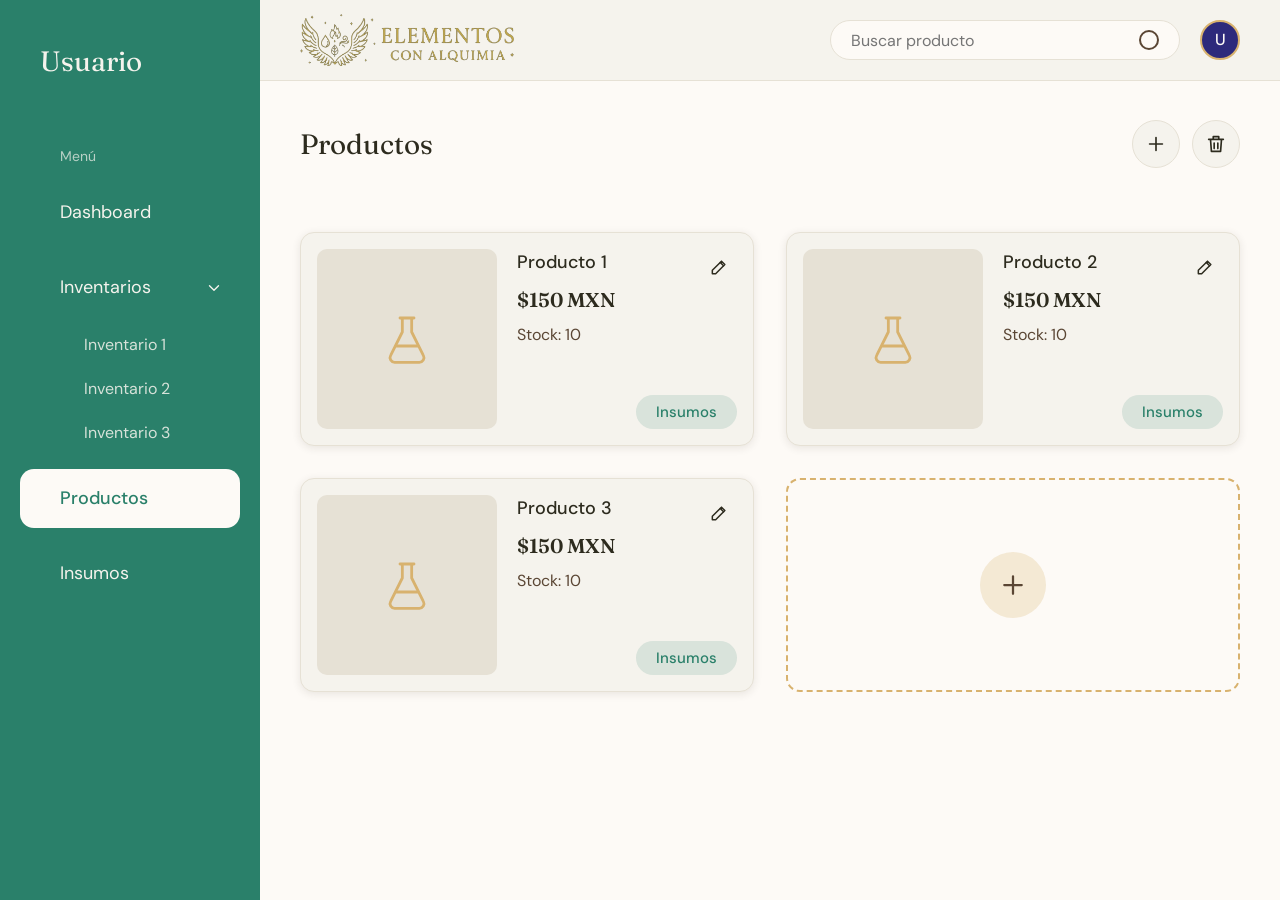
<file: productos.html>
<!DOCTYPE html>
<html lang="es">
<head>
    <meta charset="UTF-8">
    <meta name="viewport" content="width=device-width, initial-scale=1.0">
    <title>Productos - Elementos con alquimia</title>
    <link rel="preconnect" href="https://fonts.googleapis.com">
    <link href="https://fonts.googleapis.com/css2?family=DM+Sans:wght@400;500&family=Fraunces:wght@400;600&display=swap" rel="stylesheet">
    <link rel="stylesheet" href="shared.css">

    <style>
        /* ===== Estilos propios de esta pantalla (el resto está en shared.css) ===== */

        /* ===== Cards de productos ===== */
        .products-grid {
            display: grid;
            grid-template-columns: repeat(auto-fill, minmax(min(100%, 380px), 1fr));
            gap: 32px;
            max-width: 1000px;
        }

        .product-card {
            display: grid;
            grid-template-columns: 180px 1fr;
            gap: 20px;
            background-color: var(--card);
            border: 1px solid var(--card-border);
            border-radius: var(--radius);
            box-shadow: var(--shadow);
            padding: 16px;
            transition: box-shadow .2s ease, background-color .2s ease, border-color .2s ease;
        }

        /* Hover tipo "selección": aro dorado y fondo tenue */
        .product-card:hover {
            background-color: var(--card-hover);
            border-color: var(--gold);
            box-shadow: 0 0 0 3px var(--gold);
        }

        .product-img {
            position: relative;
            aspect-ratio: 1 / 1;
            width: 100%;
            border-radius: 10px;
            background-color: var(--card-border);
            color: var(--gold);
            display: flex;
            align-items: center;
            justify-content: center;
        }

        .product-img svg {
            width: 56px;
            height: 56px;
            stroke-width: 1.2;
        }

        .product-img .badge {
            position: absolute;
            top: 8px;
            left: 8px;
        }

        .product-info {
            display: flex;
            flex-direction: column;
            min-width: 0;
        }

        .product-top {
            display: flex;
            align-items: flex-start;
            justify-content: space-between;
            gap: 8px;
        }

        .product-name {
            font-size: 18px;
            font-weight: 500;
            overflow-wrap: anywhere;
        }

        .product-price {
            font-family: 'Fraunces', Georgia, serif;
            font-size: 20px;
            font-weight: 600;
        }

        .product-stock {
            color: var(--text-soft);
            margin-top: 8px;
        }

        .product-stock.low {
            font-weight: 500;
            color: var(--text);
        }

        .product-stock.low::before {
            content: '';
            display: inline-block;
            width: 8px;
            height: 8px;
            margin-right: 8px;
            border-radius: 50%;
            background-color: var(--gold);
        }

        .btn-insumos {
            margin-top: auto;
            align-self: flex-end;
            padding: 6px 20px;
            border-radius: 30px;
            background-color: rgba(42, 128, 106, .14);
            color: var(--green);
            font-size: 15px;
            font-weight: 500;
            transition: background-color .2s ease, color .2s ease;
        }

        .btn-insumos:hover {
            background-color: var(--green);
            color: #fdfaf6;
        }

        /* ===== Modo baja ===== */
        .baja-mode .product-card:not(.is-baja) {
            border-style: dashed;
            border-color: var(--text-soft);
        }

        .baja-mode .product-card {
            cursor: pointer;
        }

        .product-card.is-baja {
            opacity: .6;
            background-color: #cdc7b6;
            border-color: #b8b19c;
        }

        /* ===== Card "Nuevo producto" ===== */
        .new-card {
            min-height: 212px;
            display: flex;
            align-items: center;
            justify-content: center;
            border: 2px dashed var(--gold);
            border-radius: var(--radius);
            background-color: transparent;
            transition: box-shadow .2s ease, background-color .2s ease;
        }

        .new-card:hover {
            background-color: var(--card-hover);
            box-shadow: 0 0 0 3px var(--gold);
        }

        .new-circle {
            width: 66px;
            height: 66px;
            border-radius: 50%;
            background-color: rgba(216, 178, 110, .25);
            color: var(--text-soft);
            display: flex;
            align-items: center;
            justify-content: center;
        }

        .new-circle svg {
            width: 30px;
            height: 30px;
        }

        .baja-mode .new-card {
            opacity: .35;
            pointer-events: none;
        }

        @media (max-width: 560px) {
            .product-card {
                grid-template-columns: 120px 1fr;
                gap: 14px;
            }
        }
    </style>
</head>
<body>

    <main class="content">
        <div class="page-header">
            <h2 class="section-title">Productos</h2>
            <div class="header-actions">
                <button class="round-btn" id="btn-agregar" aria-label="Agregar producto" title="Agregar producto">
                    <svg class="icon" viewBox="0 0 24 24"><path d="M12 5v14M5 12h14"/></svg>
                </button>
                <button class="round-btn" id="btn-baja" aria-label="Dar de baja productos" aria-pressed="false" title="Dar de baja productos">
                    <svg class="icon" viewBox="0 0 24 24"><path d="M4 7h16M10 11v6M14 11v6M6 7l1 13h10l1-13M9 7V4h6v3"/></svg>
                </button>
            </div>
        </div>
        <p class="hint" id="hint"></p>

        <div class="products-grid" id="grid"></div>
    </main>

    <dialog id="dlg">
        <form method="dialog" id="form-producto">
            <h3 id="dlg-titulo">Nuevo producto</h3>
            <label for="nombre">Nombre</label>
            <input id="nombre" type="text" maxlength="40" required autocomplete="off">
            <div class="field-row">
                <div>
                    <label for="precio">Precio (MXN)</label>
                    <input id="precio" type="number" min="0" step="0.01" required>
                </div>
                <div>
                    <label for="stock">Stock</label>
                    <input id="stock" type="number" min="0" step="1" required>
                </div>
            </div>
            <div class="dialog-actions">
                <button type="button" class="btn" id="cancelar">Cancelar</button>
                <button type="submit" class="btn btn-primary" id="dlg-guardar">Crear producto</button>
            </div>
        </form>
    </dialog>

    <script src="shared.js"></script>
    <script>
        montarLayout({ activo: 'productos', buscar: 'Buscar producto' });

        // ===== Pantalla de productos =====
        const KEY_PROD = 'eca_productos_v1';
        const SEED_PROD = [
            { id: 1, nombre: 'Producto 1', precio: 150, stock: 10, baja: false },
            { id: 2, nombre: 'Producto 2', precio: 150, stock: 10, baja: false },
            { id: 3, nombre: 'Producto 3', precio: 150, stock: 10, baja: false }
        ];
        let productos = cargar(KEY_PROD, SEED_PROD);

        function guardarProductos() {
            try { localStorage.setItem(KEY_PROD, JSON.stringify(productos)); } catch (e) {}
        }

        const STOCK_BAJO = 5;       // a partir de este número se marca "(bajo)"
        let modoBaja = false;
        let filtro = '';
        let editandoId = null;      // null = creando un producto nuevo

        const grid = document.getElementById('grid');
        const hint = document.getElementById('hint');
        const btnBaja = document.getElementById('btn-baja');
        const dlg = document.getElementById('dlg');

        const iconoProducto = '<svg class="icon" viewBox="0 0 24 24"><path d="M9 3h6M10 3v6l-5 10a2 2 0 0 0 1.8 3h10.4A2 2 0 0 0 19 19l-5-10V3"/><path d="M7.5 15h9"/></svg>';
        const iconoEditar = '<svg class="icon" viewBox="0 0 24 24"><path d="M4 20h4L19 9l-4-4L4 16v4z"/><path d="m13.5 6.5 4 4"/></svg>';

        const tarjetaNueva = `
            <button class="new-card" id="card-nuevo" aria-label="Nuevo producto">
                <div class="new-circle"><svg class="icon" viewBox="0 0 24 24"><path d="M12 5v14M5 12h14"/></svg></div>
            </button>`;

        const formatoPrecio = p => '$' + Number(p).toLocaleString('es-MX', {
            minimumFractionDigits: p % 1 === 0 ? 0 : 2,
            maximumFractionDigits: 2
        }) + ' MXN';

        function cardProductoHTML(p) {
            const bajo = p.stock <= STOCK_BAJO;
            return `
                <div class="product-card${p.baja ? ' is-baja' : ''}" data-id="${p.id}">
                    <div class="product-img">
                        ${p.baja ? '<span class="badge">De baja</span>' : ''}
                        ${iconoProducto}
                    </div>
                    <div class="product-info">
                        <div class="product-top">
                            <span class="product-name">${esc(p.nombre)}</span>
                            <button class="edit-btn" aria-label="Editar ${esc(p.nombre)}" title="Editar">${iconoEditar}</button>
                        </div>
                        <span class="product-price">${formatoPrecio(p.precio)}</span>
                        <span class="product-stock${bajo ? ' low' : ''}">Stock: ${p.stock}${bajo ? ' (bajo)' : ''}</span>
                        <a class="btn-insumos" href="producto-insumos.html?producto=${p.id}">Insumos</a>
                    </div>
                </div>`;
        }

        /* NOTA KEYRA: linea 285, puse como href el link de producto-insumos.html?producto=${p.id} 
        para que se abra la pagina de insumos del producto seleccionado*/

        function render() {
            grid.classList.toggle('baja-mode', modoBaja);
            btnBaja.classList.toggle('active', modoBaja);
            btnBaja.setAttribute('aria-pressed', modoBaja);
            hint.textContent = modoBaja
                ? 'Modo baja: toca un producto para darlo de baja. Si ya está de baja, tócalo para restablecerlo.'
                : '';

            const q = filtro.toLowerCase();
            let lista = productos.filter(p => p.nombre.toLowerCase().includes(q));
            lista.sort((a, b) => a.nombre.localeCompare(b.nombre, 'es', { numeric: true }));
            lista = [...lista.filter(p => !p.baja), ...lista.filter(p => p.baja)]; // los de baja al final

            let vacio = '';
            if (!lista.length) {
                vacio = filtro
                    ? `<p class="empty">Ningún producto coincide con "${esc(filtro)}".</p>`
                    : '<p class="empty">Aún no tienes productos. Crea el primero.</p>';
            }
            grid.innerHTML = vacio + lista.map(cardProductoHTML).join('') + tarjetaNueva;
        }

        function actualizar() {
            guardarProductos();
            render();
        }

        // Sin producto = crear uno nuevo; con producto = editarlo
        function abrirDialogo(p) {
            editandoId = p ? p.id : null;
            document.getElementById('form-producto').reset();
            document.getElementById('dlg-titulo').textContent = p ? 'Editar producto' : 'Nuevo producto';
            document.getElementById('dlg-guardar').textContent = p ? 'Guardar cambios' : 'Crear producto';
            if (p) {
                document.getElementById('nombre').value = p.nombre;
                document.getElementById('precio').value = p.precio;
                document.getElementById('stock').value = p.stock;
            }
            dlg.showModal();
            document.getElementById('nombre').focus();
        }

        function darDeBaja(p) {
            p.baja = true;
            actualizar();
            toast('"' + p.nombre + '" se dio de baja.', () => { p.baja = false; actualizar(); });
        }

        function restablecer(p) {
            confirmar(
                '¿Restablecer este producto?',
                '"' + p.nombre + '" volverá a estar activo.',
                'Restablecer',
                () => { p.baja = false; actualizar(); }
            );
        }

        grid.addEventListener('click', e => {
            if (e.target.closest('#card-nuevo')) return abrirDialogo();

            const card = e.target.closest('.product-card');
            if (!card) return;
            const p = productos.find(x => x.id === Number(card.dataset.id));

            // En modo baja (o si ya está de baja) toda la card responde y los enlaces no navegan
            if (p.baja || modoBaja) {
                e.preventDefault();
                return p.baja ? restablecer(p) : darDeBaja(p);
            }
            if (e.target.closest('.edit-btn')) abrirDialogo(p);
        });

        document.getElementById('btn-agregar').addEventListener('click', () => abrirDialogo());
        btnBaja.addEventListener('click', () => { modoBaja = !modoBaja; render(); });
        document.getElementById('cancelar').addEventListener('click', () => dlg.close());
        document.getElementById('buscar').addEventListener('input', e => { filtro = e.target.value.trim(); render(); });

        document.getElementById('form-producto').addEventListener('submit', () => {
            const datos = {
                nombre: document.getElementById('nombre').value.trim(),
                precio: parseFloat(document.getElementById('precio').value),
                stock: parseInt(document.getElementById('stock').value, 10)
            };
            if (!datos.nombre) return;

            if (editandoId !== null) {
                Object.assign(productos.find(x => x.id === editandoId), datos);
            } else {
                const id = Math.max(0, ...productos.map(x => x.id)) + 1;
                productos.push({ id, ...datos, baja: false });
            }
            actualizar();
        });

        render();
    </script>

</body>
</html>
</file>
<file: shared.css>
/* =====================================================
   shared.css - Elementos con alquimia
   Paleta "Laboratorio cálido" + estilos comunes a todas las pantallas
   Va enlazado ANTES del <style> de cada página, así los estilos
   propios de la página pueden sobrescribir lo de aquí.
   ===================================================== */

:root {
    --bg: #fdfaf6;
    --sidebar: #2a806a;
    --dark: #2d2b1e;
    --sidebar-text: #f5f3ed;
    --topbar: #f5f3ed;
    --text: #2d2b1e;
    --text-soft: #5a4634;
    --card: #f5f3ed;
    --card-hover: #f3ead6;
    --card-border: #e6e1d5;
    --gold: #d8b26e;
    --green: #2a806a;
    --indigo: #2d2a7b;
    --radius: 14px;
    --shadow: 0 2px 8px rgba(45, 43, 30, .10);
}

/* ===== Base ===== */
* {
    margin: 0;
    padding: 0;
    box-sizing: border-box;
}

body {
    font-family: 'DM Sans', 'Segoe UI', Roboto, Helvetica, Arial, sans-serif;
    font-size: 16px;
    line-height: 1.5;
    color: var(--text);
    background-color: var(--bg);
    height: 100vh;
    overflow: hidden;
}

a {
    text-decoration: none;
    color: inherit;
}

button,
select,
input,
textarea {
    font-family: inherit;
    font-size: inherit;
    color: inherit;
}

button {
    cursor: pointer;
}

:focus-visible {
    outline: 3px solid var(--indigo);
    outline-offset: 2px;
}

.icon {
    fill: none;
    stroke: currentColor;
    stroke-width: 1.8;
    stroke-linecap: round;
    stroke-linejoin: round;
}

.link {
    color: var(--green);
    font-weight: 500;
}

.link:hover {
    text-decoration: underline;
}

/* ===== Layout ===== */
.app-layout {
    display: flex;
    height: 100vh;
    width: 100%;
}

/* ===== Sidebar ===== */
.sidebar {
    width: 260px;
    background-color: var(--sidebar);
    color: var(--sidebar-text);
    display: flex;
    flex-direction: column;
    padding: 40px 0;
    flex-shrink: 0;
    z-index: 20;
}

.sidebar h1 {
    font-family: 'Fraunces', Georgia, serif;
    font-size: 28px;
    font-weight: 400;
    padding: 0 40px;
    margin-bottom: 48px;
}

.nav-menu {
    display: flex;
    flex-direction: column;
    gap: 16px;
    overflow-y: auto;
    min-height: 0;
    scrollbar-width: thin;
    scrollbar-color: var(--gold) transparent;
}

.nav-item {
    font-size: 18px;
    padding: 16px 40px;
    margin: 0 20px;
    border-radius: var(--radius);
    transition: background-color .2s ease, color .2s ease;
}

.nav-menu div.nav-item {
    font-size: 14px;
    opacity: .7;
    padding-bottom: 0;
}

.nav-menu a.nav-item:hover,
.nav-sub a:hover {
    background-color: rgba(255, 255, 255, .12);
}

.nav-item.active,
.nav-menu a.nav-item.active:hover {
    background-color: var(--bg);
    color: var(--green);
    font-weight: 500;
}

.nav-row {
    position: relative;
}

.nav-row .nav-item {
    display: block;
}

.nav-toggle {
    position: absolute;
    right: 30px;
    top: 50%;
    transform: translateY(-50%);
    width: 32px;
    height: 32px;
    border: none;
    border-radius: 50%;
    background: transparent;
    display: flex;
    align-items: center;
    justify-content: center;
}

.nav-toggle svg {
    width: 18px;
    height: 18px;
    transition: transform .2s ease;
}

.nav-toggle[aria-expanded="false"] svg {
    transform: rotate(-90deg);
}

.nav-item.active + .nav-toggle {
    color: var(--green);
}

.nav-sub {
    list-style: none;
    display: flex;
    flex-direction: column;
    gap: 4px;
    margin-top: -8px;
}

.nav-sub[hidden] {
    display: none;
}

.nav-sub a {
    display: block;
    font-size: 16px;
    padding: 8px 20px 8px 64px;
    margin: 0 20px;
    border-radius: var(--radius);
    opacity: .85;
    transition: background-color .2s ease;
}

.nav-sub a.active {
    background-color: rgba(255, 255, 255, .22);
    font-weight: 500;
    opacity: 1;
}

.nav-empty {
    font-size: 14px;
    padding: 4px 20px 4px 64px;
    opacity: .6;
}

.scrim {
    display: none;
}

/* ===== Topbar ===== */
.main-wrapper {
    flex-grow: 1;
    display: flex;
    flex-direction: column;
    background-color: var(--bg);
    min-width: 0;
}

.topbar {
    height: 80px;
    background-color: var(--topbar);
    display: flex;
    align-items: center;
    justify-content: space-between;
    padding: 0 40px;
    flex-shrink: 0;
    box-shadow: 0 1px 0 var(--card-border);
}

.topbar-left {
    display: flex;
    align-items: center;
    gap: 12px;
}

.menu-btn {
    display: none;
    width: 40px;
    height: 40px;
    border: none;
    border-radius: 50%;
    background: transparent;
    align-items: center;
    justify-content: center;
}

.menu-btn svg {
    width: 24px;
    height: 24px;
}

.brand-logo {
    height: 52px;
    width: auto;
    display: block;
    mix-blend-mode: multiply;
}

.topbar-controls {
    display: flex;
    align-items: center;
    gap: 20px;
}

.search-bar {
    background-color: var(--bg);
    border: 1px solid var(--card-border);
    border-radius: 30px;
    display: flex;
    align-items: center;
    padding: 5px 20px;
    width: 350px;
    height: 40px;
    transition: box-shadow .2s ease;
}

.search-bar:focus-within {
    box-shadow: 0 0 0 3px var(--indigo);
}

.search-bar input {
    border: none;
    outline: none;
    background: transparent;
    flex-grow: 1;
    min-width: 0;
}

.search-icon {
    width: 20px;
    height: 20px;
    border: 2px solid var(--text-soft);
    border-radius: 50%;
    display: inline-block;
    flex-shrink: 0;
}

.user-profile {
    width: 40px;
    height: 40px;
    background-color: var(--indigo);
    color: #fdfaf6;
    border: 2px solid var(--gold);
    border-radius: 50%;
    display: flex;
    align-items: center;
    justify-content: center;
    font-weight: 500;
    flex-shrink: 0;
}

/* ===== Contenido ===== */
.content {
    padding: 40px;
    overflow-y: auto;
    flex-grow: 1;
    scrollbar-width: thin;
    scrollbar-color: var(--gold) transparent;
}

.page-header {
    display: flex;
    align-items: center;
    justify-content: space-between;
    gap: 16px;
    margin-bottom: 8px;
}

.section-title {
    font-family: 'Fraunces', Georgia, serif;
    font-size: 28px;
    font-weight: 400;
}

.header-actions {
    display: flex;
    align-items: center;
    gap: 12px;
}

.select {
    height: 48px;
    padding: 0 16px;
    border-radius: 30px;
    border: 1px solid var(--card-border);
    background-color: var(--card);
}

.round-btn {
    width: 48px;
    height: 48px;
    border-radius: 50%;
    border: 1px solid var(--card-border);
    background-color: var(--card);
    display: flex;
    align-items: center;
    justify-content: center;
    transition: background-color .2s ease, border-color .2s ease;
}

.round-btn svg {
    width: 22px;
    height: 22px;
}

.round-btn:hover,
.round-btn.active {
    background-color: var(--gold);
    border-color: var(--gold);
}

.hint {
    color: var(--text-soft);
    min-height: 24px;
    margin-bottom: 32px;
}

.edit-btn {
    width: 36px;
    height: 36px;
    border: none;
    border-radius: 50%;
    background: transparent;
    flex-shrink: 0;
    display: flex;
    align-items: center;
    justify-content: center;
    transition: background-color .2s ease;
}

.edit-btn svg {
    width: 20px;
    height: 20px;
}

.edit-btn:hover {
    background-color: var(--gold);
}

.badge {
    display: inline-block;
    padding: 2px 12px;
    border-radius: 30px;
    background-color: var(--dark);
    color: var(--sidebar-text);
    font-size: 13px;
    font-weight: 500;
}

.empty {
    grid-column: 1 / -1;
    color: var(--text-soft);
}

/* ===== Cards de inventarios (dashboard e inventarios) ===== */
.inventories-grid {
    display: grid;
    grid-template-columns: repeat(auto-fill, minmax(240px, 1fr));
    gap: 32px;
    max-width: 900px;
}

.inventory-item {
    display: flex;
    flex-direction: column;
    gap: 16px;
    text-align: left;
    background: none;
    border: none;
    outline: none;
}

.inventory-card {
    position: relative;
    display: flex;
    flex-direction: column;
    align-items: center;
    justify-content: center;
    background-color: var(--card);
    border: 1px solid var(--card-border);
    border-radius: var(--radius);
    box-shadow: var(--shadow);
    aspect-ratio: 1 / 1;
    width: 100%;
    padding: 20px;
    transition: box-shadow .2s ease, background-color .2s ease, border-color .2s ease;
}

/* Hover tipo selección */
.inventory-item:hover .inventory-card {
    background-color: var(--card-hover);
    border-color: var(--gold);
    box-shadow: 0 0 0 3px var(--gold);
    color: var(--gold);
}

.inventory-item:focus-visible .inventory-card {
    box-shadow: 0 0 0 3px var(--indigo);
}

.card-number {
    font-family: 'Fraunces', Georgia, serif;
    font-size: 64px;
    font-weight: 600;
    line-height: 1;
}

.card-label {
    color: var(--text-soft);
}

.inventory-text {
    display: flex;
    flex-direction: column;
    gap: 2px;
}

.inventory-name {
    font-size: 18px;
    font-weight: 500;
}

.inventory-desc {
    color: var(--text-soft);
    font-size: 15px;
    line-height: 1.4;
    display: -webkit-box;
    -webkit-line-clamp: 2;
    -webkit-box-orient: vertical;
    overflow: hidden;
}

.inventory-card .badge {
    position: absolute;
    top: 14px;
    left: 14px;
}

/* Modo baja (inventarios) */
.baja-mode .inventory-item:not(.is-baja):not(.new-card) .inventory-card {
    border-style: dashed;
    border-color: var(--text-soft);
}

.inventory-item.is-baja {
    opacity: .6;
}

.inventory-item.is-baja .inventory-card {
    background-color: #cdc7b6;
    border-color: #b8b19c;
}

.inventory-item.is-baja .card-number,
.inventory-item.is-baja .card-label {
    color: var(--text);
}

/* Card "Nuevo inventario" */
.inventory-item.new-card .inventory-card {
    border: 2px dashed var(--gold);
    background-color: transparent;
    box-shadow: none;
}

.inventory-item.new-card:hover .inventory-card {
    background-color: var(--card-hover);
    box-shadow: 0 0 0 3px var(--gold);
}

.inventory-item .new-circle {
    width: 80px;
    height: 80px;
    border-radius: 50%;
    background-color: rgba(216, 178, 110, .25);
    color: var(--text-soft);
    display: flex;
    align-items: center;
    justify-content: center;
}

.inventory-item .new-circle svg {
    width: 40px;
    height: 40px;
}

.baja-mode .inventory-item.new-card {
    opacity: .35;
    pointer-events: none;
}

/* ===== Ventanas y avisos ===== */
dialog {
    margin: auto;
    border: 1px solid var(--card-border);
    border-radius: var(--radius);
    padding: 32px;
    width: min(440px, 90vw);
    background-color: var(--bg);
    color: var(--text);
    box-shadow: 0 8px 32px rgba(45, 43, 30, .25);
}

dialog::backdrop {
    background-color: rgba(45, 43, 30, .5);
}

dialog h3 {
    font-family: 'Fraunces', Georgia, serif;
    font-size: 22px;
    font-weight: 400;
    margin-bottom: 16px;
}

.dlg-text {
    color: var(--text-soft);
}

dialog label {
    display: block;
    color: var(--text-soft);
    margin: 16px 0 8px;
}

dialog input,
dialog select {
    width: 100%;
    height: 44px;
    padding: 0 16px;
    background-color: var(--card);
    border: 1px solid var(--card-border);
    border-radius: var(--radius);
}

dialog textarea {
    width: 100%;
    padding: 10px 16px;
    background-color: var(--card);
    border: 1px solid var(--card-border);
    border-radius: var(--radius);
    resize: none;
}

.field-row {
    display: grid;
    grid-template-columns: 1fr 1fr;
    gap: 16px;
}

.dialog-actions {
    display: flex;
    justify-content: flex-end;
    gap: 12px;
    margin-top: 24px;
}

.btn {
    height: 44px;
    padding: 0 24px;
    border-radius: 30px;
    border: 1px solid var(--card-border);
    background-color: var(--card);
    font-weight: 500;
}

.btn-primary {
    background-color: var(--green);
    border-color: var(--green);
    color: #fdfaf6;
}

.btn:hover {
    filter: brightness(.95);
}

.toast {
    position: fixed;
    left: 50%;
    bottom: 32px;
    transform: translate(-50%, 24px);
    display: flex;
    align-items: center;
    gap: 20px;
    padding: 12px 20px;
    border-radius: var(--radius);
    background-color: var(--dark);
    color: var(--sidebar-text);
    box-shadow: 0 8px 24px rgba(45, 43, 30, .3);
    opacity: 0;
    pointer-events: none;
    transition: opacity .2s ease, transform .2s ease;
    z-index: 50;
}

.toast.show {
    opacity: 1;
    transform: translate(-50%, 0);
    pointer-events: auto;
}

.toast-btn {
    border: none;
    background: none;
    color: var(--gold);
    font-weight: 500;
}

.toast-btn:hover {
    text-decoration: underline;
}

/* ===== Móvil o tablet ===== */
@media (max-width: 900px) {
    .sidebar {
        position: fixed;
        top: 0;
        bottom: 0;
        left: 0;
        transform: translateX(-100%);
        transition: transform .25s ease;
    }

    .menu-open .sidebar {
        transform: none;
    }

    .menu-open .scrim {
        display: block;
        position: fixed;
        inset: 0;
        background-color: rgba(45, 43, 30, .5);
        z-index: 10;
    }

    .menu-btn {
        display: flex;
    }

    .topbar,
    .content {
        padding-left: 20px;
        padding-right: 20px;
    }

    .brand-logo {
        height: 40px;
    }

    .search-bar {
        width: 180px;
    }

    .page-header {
        flex-wrap: wrap;
    }
}

@media (max-width: 560px) {
    .search-bar {
        display: none;
    }
}

@media (prefers-reduced-motion: reduce) {
    * {
        transition: none !important;
    }
}


/* ===== Cards de productos (inventario.html y productos.html) ===== */
.products-grid {
    display: grid;
    grid-template-columns: repeat(auto-fill, minmax(min(100%, 380px), 1fr));
    gap: 32px;
    max-width: 1000px;
}

.product-card {
    display: grid;
    grid-template-columns: 180px 1fr;
    gap: 20px;
    background-color: var(--card);
    border: 1px solid var(--card-border);
    border-radius: var(--radius);
    box-shadow: var(--shadow);
    padding: 16px;
    transition: box-shadow .2s ease, background-color .2s ease, border-color .2s ease;
}

/* Hover tipo selección */
.product-card:hover {
    background-color: var(--card-hover);
    border-color: var(--gold);
    box-shadow: 0 0 0 3px var(--gold);
}

.product-img {
    position: relative;
    aspect-ratio: 1 / 1;
    width: 100%;
    border-radius: 10px;
    background-color: var(--card-border);
    color: var(--gold);
    display: flex;
    align-items: center;
    justify-content: center;
}

.product-img svg {
    width: 56px;
    height: 56px;
    stroke-width: 1.2;
}

.product-img .badge {
    position: absolute;
    top: 8px;
    left: 8px;
}

.product-info {
    display: flex;
    flex-direction: column;
    min-width: 0;
}

.product-top {
    display: flex;
    align-items: flex-start;
    justify-content: space-between;
    gap: 8px;
}

.product-name {
    font-size: 18px;
    font-weight: 500;
    overflow-wrap: anywhere;
}

.product-price {
    font-family: 'Fraunces', Georgia, serif;
    font-size: 20px;
    font-weight: 600;
}

.product-stock {
    color: var(--text-soft);
    margin-top: 8px;
}

.product-stock.low {
    font-weight: 500;
    color: var(--text);
}

.product-stock.low::before {
    content: '';
    display: inline-block;
    width: 8px;
    height: 8px;
    margin-right: 8px;
    border-radius: 50%;
    background-color: var(--gold);
}

.btn-insumos {
    margin-top: auto;
    align-self: flex-end;
    padding: 6px 20px;
    border-radius: 30px;
    background-color: rgba(42, 128, 106, .14);
    color: var(--green);
    font-size: 15px;
    font-weight: 500;
    transition: background-color .2s ease, color .2s ease;
}

.btn-insumos:hover {
    background-color: var(--green);
    color: #fdfaf6;
}

/* Modo baja (productos) */
.baja-mode .product-card:not(.is-baja) {
    border-style: dashed;
    border-color: var(--text-soft);
}

.baja-mode .product-card {
    cursor: pointer;
}

.product-card.is-baja {
    opacity: .6;
    background-color: #cdc7b6;
    border-color: #b8b19c;
}

/* Card "Nuevo producto" */
.products-grid .new-card {
    min-height: 212px;
    display: flex;
    align-items: center;
    justify-content: center;
    border: 2px dashed var(--gold);
    border-radius: var(--radius);
    background-color: transparent;
    transition: box-shadow .2s ease, background-color .2s ease;
}

.products-grid .new-card:hover {
    background-color: var(--card-hover);
    box-shadow: 0 0 0 3px var(--gold);
}

.products-grid .new-circle {
    width: 66px;
    height: 66px;
    border-radius: 50%;
    background-color: rgba(216, 178, 110, .25);
    color: var(--text-soft);
    display: flex;
    align-items: center;
    justify-content: center;
}

.products-grid .new-circle svg {
    width: 30px;
    height: 30px;
}

.baja-mode .products-grid .new-card,
.products-grid.baja-mode .new-card {
    opacity: .35;
    pointer-events: none;
}

@media (max-width: 560px) {
    .product-card {
        grid-template-columns: 120px 1fr;
        gap: 14px;
    }
}
</file>
